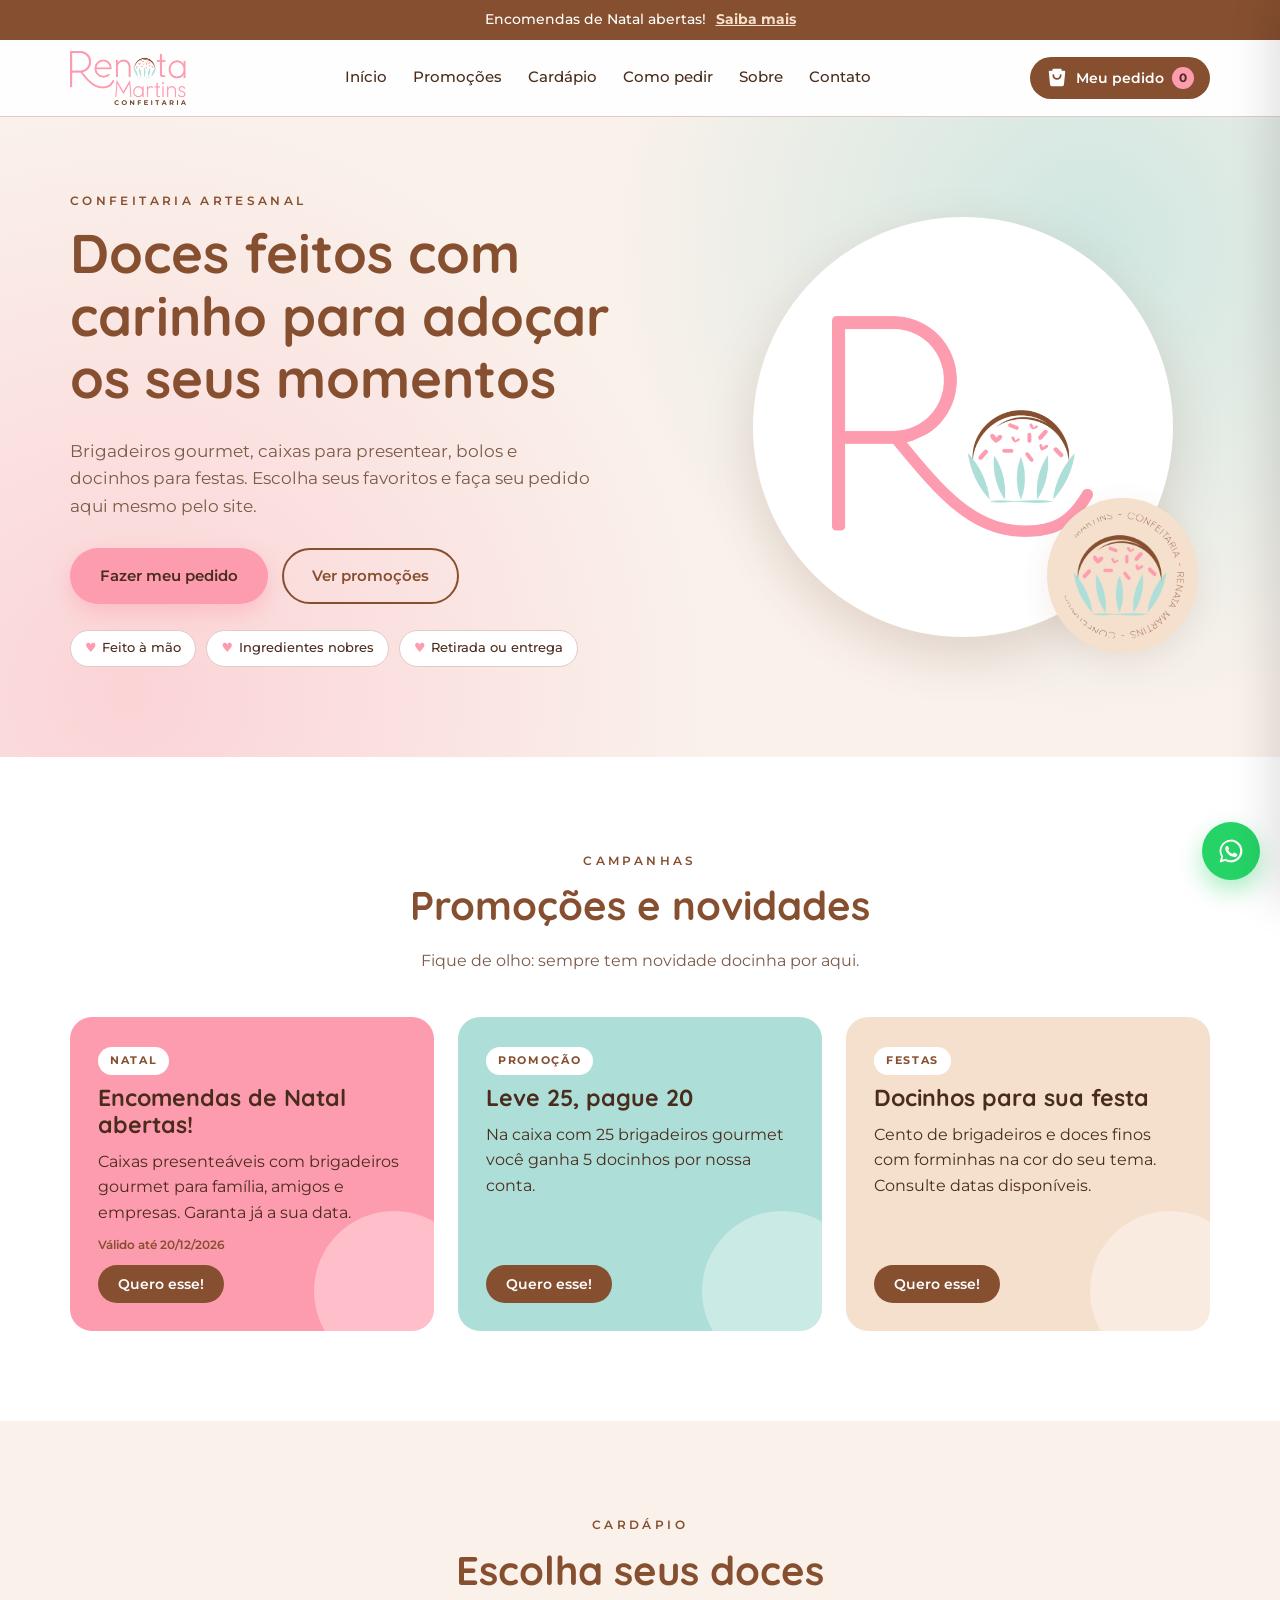
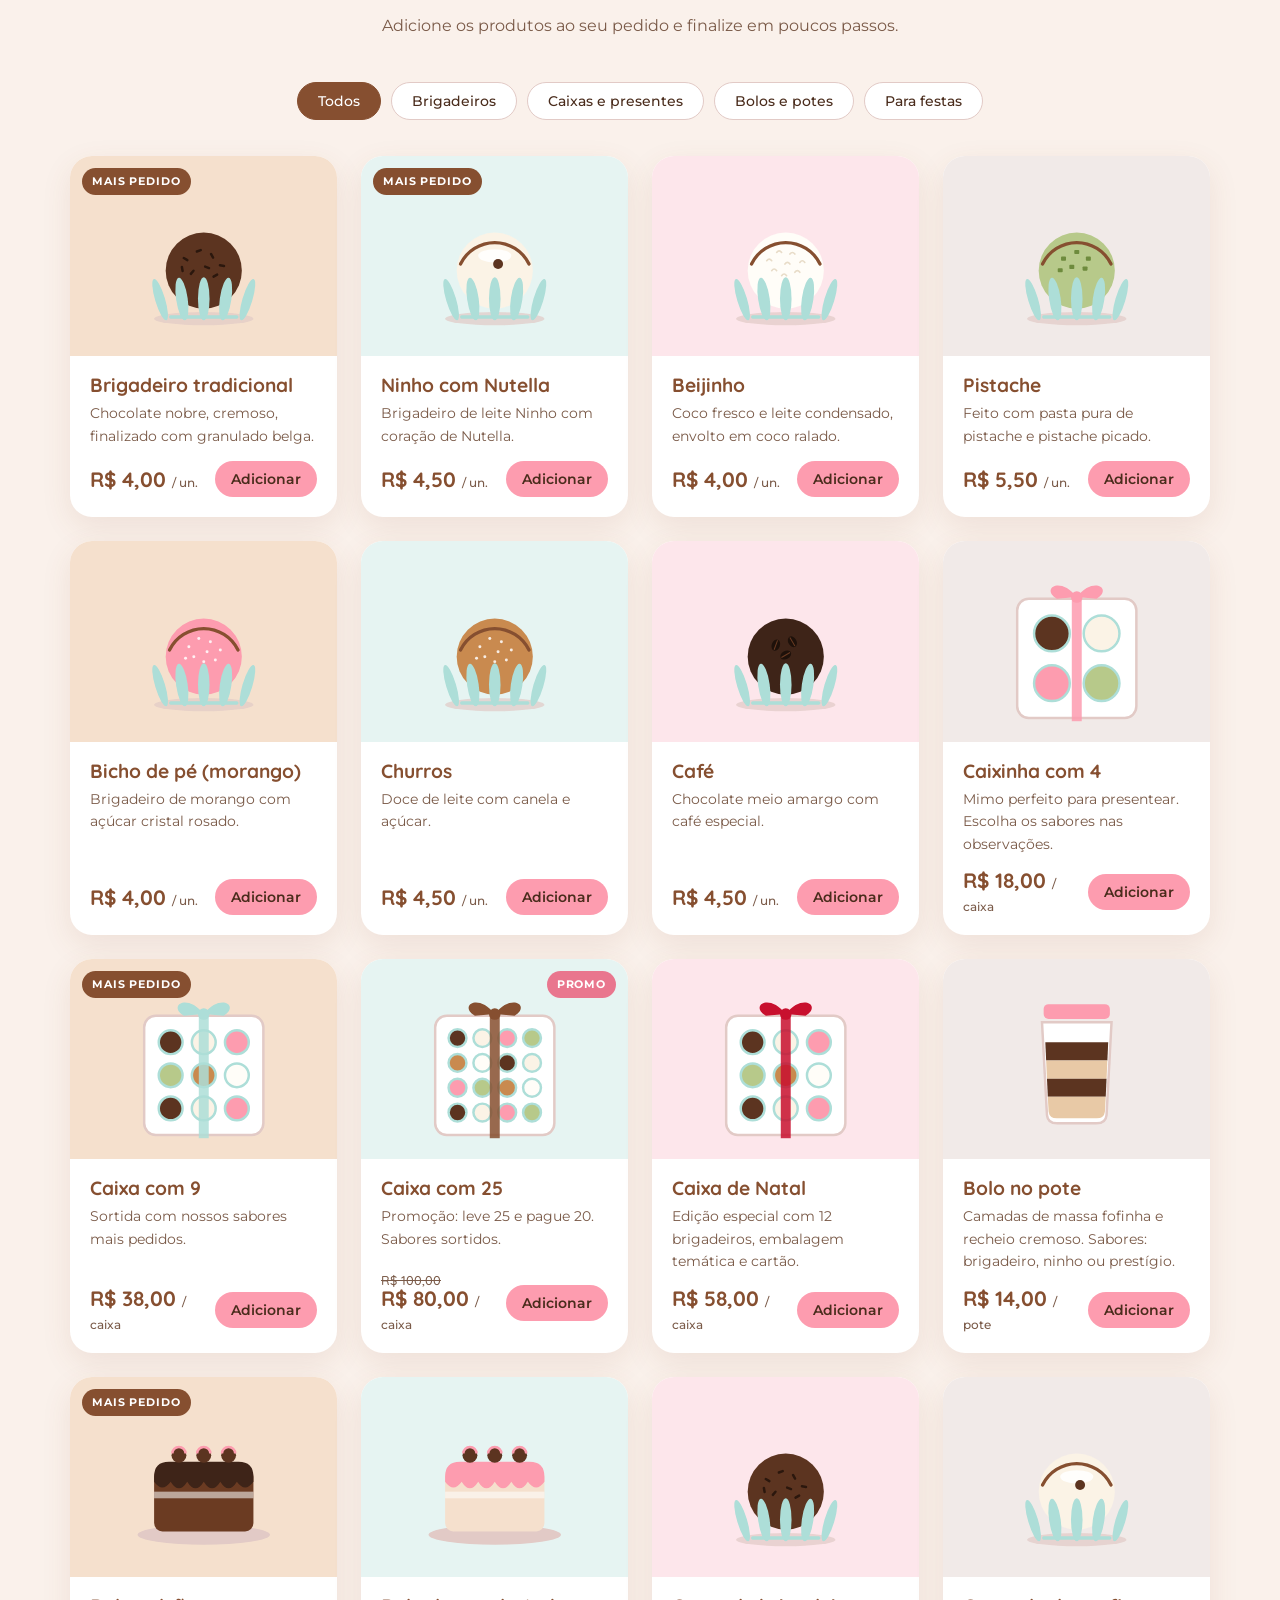
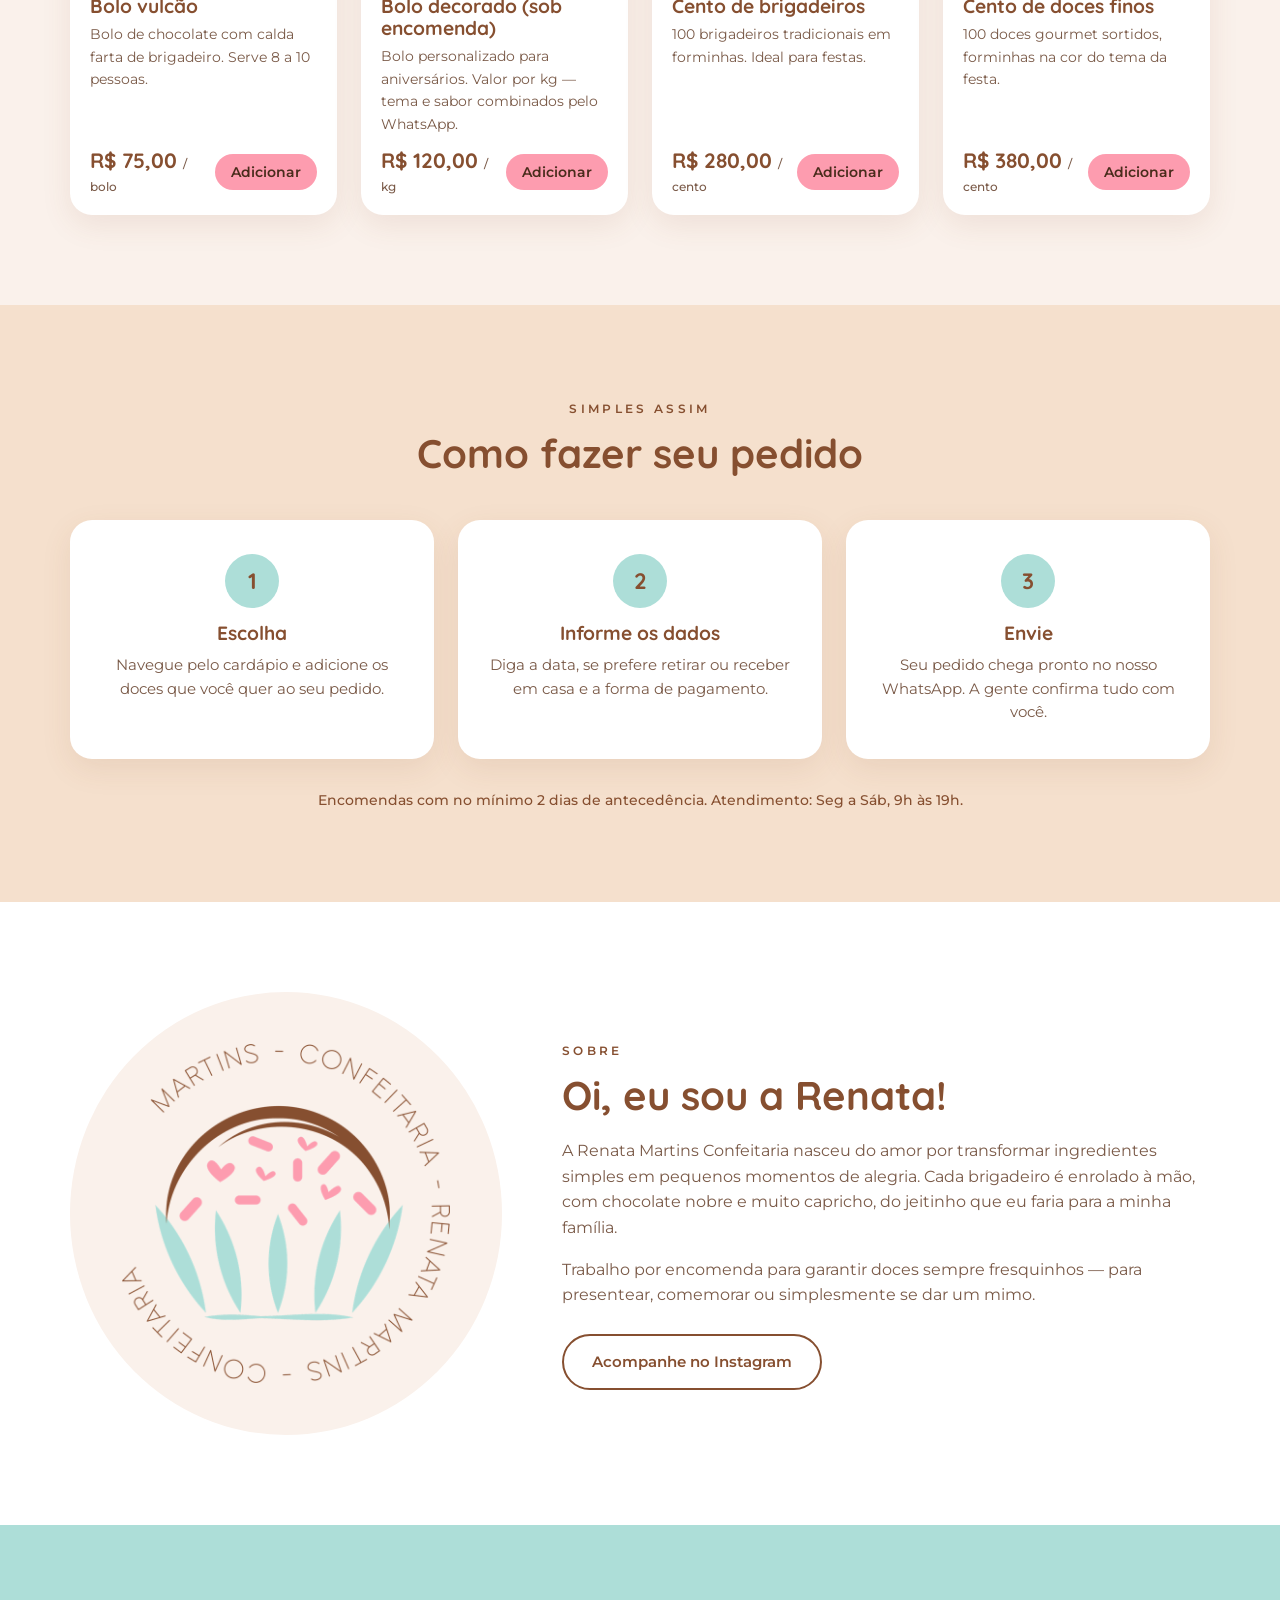
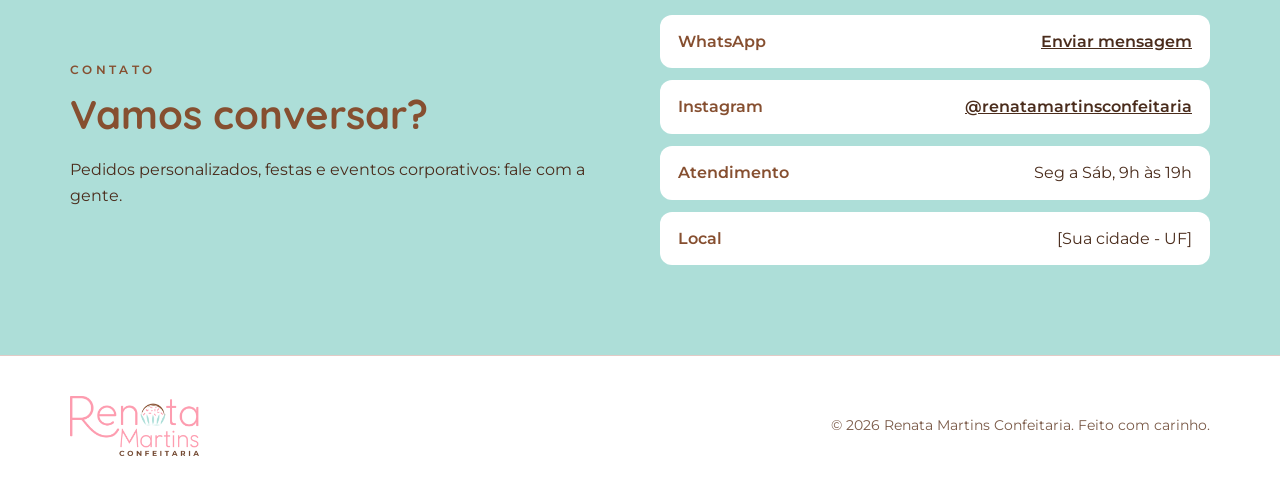
<file: index.html>
<!DOCTYPE html>
<html lang="pt-BR">
<head>
<meta charset="UTF-8">
<meta name="viewport" content="width=device-width, initial-scale=1.0">
<title>Renata Martins Confeitaria | Brigadeiros gourmet e doces artesanais</title>
<meta name="description" content="Brigadeiros gourmet, caixas presenteáveis, bolos e doces para festas. Faça seu pedido online pela Renata Martins Confeitaria.">
<meta property="og:title" content="Renata Martins Confeitaria">
<meta property="og:description" content="Brigadeiros gourmet e doces artesanais. Faça seu pedido online!">
<meta property="og:image" content="assets/img/logo.png">
<meta name="theme-color" content="#FD9CAF">
<link rel="icon" href="assets/img/favicon.png" type="image/png">
<link rel="preconnect" href="https://fonts.googleapis.com">
<link rel="preconnect" href="https://fonts.gstatic.com" crossorigin>
<link href="https://fonts.googleapis.com/css2?family=Montserrat:wght@300;400;500;600;700&family=Quicksand:wght@400;500;600;700&display=swap" rel="stylesheet">
<link rel="stylesheet" href="css/style.css">
</head>
<body>

<!-- Faixa de campanha (preenchida pelo JS com a 1ª campanha ativa) -->
<div class="topbar" id="topbar" hidden></div>

<header class="header">
  <div class="container header-inner">
    <a href="#inicio" class="brand" aria-label="Renata Martins Confeitaria - início">
      <img src="assets/img/logo.png" alt="Renata Martins Confeitaria" width="900" height="419">
    </a>
    <nav class="nav" id="nav" aria-label="Principal">
      <a href="#inicio">Início</a>
      <a href="#promocoes">Promoções</a>
      <a href="#cardapio">Cardápio</a>
      <a href="#como-pedir">Como pedir</a>
      <a href="#sobre">Sobre</a>
      <a href="#contato">Contato</a>
    </nav>
    <div class="header-actions">
      <button class="cart-btn" id="cartOpen" aria-label="Abrir meu pedido">
        <svg viewBox="0 0 24 24" width="22" height="22" aria-hidden="true"><path fill="currentColor" d="M7 4V3a1 1 0 0 1 1-1h8a1 1 0 0 1 1 1v1h3a1 1 0 0 1 1 1.1l-1.4 14A2 2 0 0 1 17.6 21H6.4a2 2 0 0 1-2-1.9L3 5.1A1 1 0 0 1 4 4h3Zm2 0h6V4H9Zm-1 4a1 1 0 0 0-1 1 5 5 0 0 0 10 0 1 1 0 1 0-2 0 3 3 0 0 1-6 0 1 1 0 0 0-1-1Z"/></svg>
        <span class="cart-label">Meu pedido</span>
        <span class="cart-count" id="cartCount">0</span>
      </button>
      <button class="nav-toggle" id="navToggle" aria-label="Abrir menu" aria-expanded="false">
        <span></span><span></span><span></span>
      </button>
    </div>
  </div>
</header>

<main>
  <!-- HERO -->
  <section class="hero" id="inicio">
    <div class="container hero-inner">
      <div class="hero-copy">
        <span class="eyebrow">Confeitaria artesanal</span>
        <h1>Doces feitos com carinho para adoçar os seus momentos</h1>
        <p>Brigadeiros gourmet, caixas para presentear, bolos e docinhos para festas. Escolha seus favoritos e faça seu pedido aqui mesmo pelo site.</p>
        <div class="hero-cta">
          <a href="#cardapio" class="btn btn-primary">Fazer meu pedido</a>
          <a href="#promocoes" class="btn btn-ghost">Ver promoções</a>
        </div>
        <ul class="hero-badges">
          <li>Feito à mão</li>
          <li>Ingredientes nobres</li>
          <li>Retirada ou entrega</li>
        </ul>
      </div>
      <div class="hero-art" aria-hidden="true">
        <div class="hero-circle">
          <img src="assets/img/icone.png" alt="">
        </div>
        <img class="hero-seal" src="assets/img/selo.png" alt="">
      </div>
    </div>
  </section>

  <!-- PROMOÇÕES -->
  <section class="section promos" id="promocoes">
    <div class="container">
      <div class="section-head">
        <span class="eyebrow">Campanhas</span>
        <h2>Promoções e novidades</h2>
        <p>Fique de olho: sempre tem novidade docinha por aqui.</p>
      </div>
      <div class="promo-grid" id="promoGrid"></div>
    </div>
  </section>

  <!-- CARDÁPIO -->
  <section class="section menu" id="cardapio">
    <div class="container">
      <div class="section-head">
        <span class="eyebrow">Cardápio</span>
        <h2>Escolha seus doces</h2>
        <p>Adicione os produtos ao seu pedido e finalize em poucos passos.</p>
      </div>
      <div class="filters" id="filters" role="tablist" aria-label="Categorias"></div>
      <div class="product-grid" id="productGrid"></div>
    </div>
  </section>

  <!-- COMO PEDIR -->
  <section class="section how" id="como-pedir">
    <div class="container">
      <div class="section-head">
        <span class="eyebrow">Simples assim</span>
        <h2>Como fazer seu pedido</h2>
      </div>
      <ol class="steps">
        <li>
          <span class="step-num">1</span>
          <h3>Escolha</h3>
          <p>Navegue pelo cardápio e adicione os doces que você quer ao seu pedido.</p>
        </li>
        <li>
          <span class="step-num">2</span>
          <h3>Informe os dados</h3>
          <p>Diga a data, se prefere retirar ou receber em casa e a forma de pagamento.</p>
        </li>
        <li>
          <span class="step-num">3</span>
          <h3>Envie</h3>
          <p>Seu pedido chega pronto no nosso WhatsApp. A gente confirma tudo com você.</p>
        </li>
      </ol>
      <p class="how-note" id="howNote"></p>
    </div>
  </section>

  <!-- SOBRE -->
  <section class="section about" id="sobre">
    <div class="container about-inner">
      <div class="about-art" aria-hidden="true">
        <img src="assets/img/selo.png" alt="">
      </div>
      <div class="about-copy">
        <span class="eyebrow">Sobre</span>
        <h2 id="sobreTitulo">Oi, eu sou a Renata!</h2>
        <div id="sobreTexto">
        <p>A Renata Martins Confeitaria nasceu do amor por transformar ingredientes simples em pequenos momentos de alegria. Cada brigadeiro é enrolado à mão, com chocolate nobre e muito capricho, do jeitinho que eu faria para a minha família.</p>
        <p>Trabalho por encomenda para garantir doces sempre fresquinhos — para presentear, comemorar ou simplesmente se dar um mimo.</p>
        </div>
        <a href="#" class="btn btn-ghost js-instagram" target="_blank" rel="noopener">Acompanhe no Instagram</a>
      </div>
    </div>
  </section>

  <!-- CONTATO -->
  <section class="section contact" id="contato">
    <div class="container contact-inner">
      <div>
        <span class="eyebrow">Contato</span>
        <h2>Vamos conversar?</h2>
        <p>Pedidos personalizados, festas e eventos corporativos: fale com a gente.</p>
      </div>
      <ul class="contact-list">
        <li><strong>WhatsApp</strong><a href="#" class="js-whatsapp" target="_blank" rel="noopener" id="contactWhats">Enviar mensagem</a></li>
        <li><strong>Instagram</strong><a href="#" class="js-instagram" target="_blank" rel="noopener">@renatamartinsconfeitaria</a></li>
        <li><strong>Atendimento</strong><span id="contactHours"></span></li>
        <li><strong>Local</strong><span id="contactCity"></span></li>
      </ul>
    </div>
  </section>
</main>

<footer class="footer">
  <div class="container footer-inner">
    <img src="assets/img/logo.png" alt="Renata Martins Confeitaria" class="footer-logo" width="900" height="419">
    <p>&copy; <span id="year"></span> Renata Martins Confeitaria. Feito com carinho.</p>
  </div>
</footer>

<!-- CARRINHO / CHECKOUT -->
<div class="overlay" id="overlay" hidden></div>
<aside class="drawer" id="drawer" aria-label="Meu pedido" aria-hidden="true">
  <div class="drawer-head">
    <h2>Meu pedido</h2>
    <button class="icon-btn" id="cartClose" aria-label="Fechar">&times;</button>
  </div>

  <div class="drawer-body">
    <div id="cartEmpty" class="cart-empty">
      <img src="assets/img/icone.png" alt="" width="110">
      <p>Seu pedido está vazio.<br>Que tal começar por um brigadeiro?</p>
      <a href="#cardapio" class="btn btn-primary" id="cartBrowse">Ver cardápio</a>
    </div>

    <ul class="cart-items" id="cartItems"></ul>

    <form class="checkout" id="checkout" novalidate>
      <h3>Seus dados</h3>
      <label>Nome*
        <input type="text" name="nome" required autocomplete="name">
      </label>
      <label>WhatsApp / telefone*
        <input type="tel" name="telefone" required autocomplete="tel" placeholder="(00) 00000-0000">
      </label>

      <fieldset class="toggle">
        <legend>Como prefere receber?*</legend>
        <label><input type="radio" name="recebimento" value="Retirada" checked> Retirar</label>
        <label><input type="radio" name="recebimento" value="Entrega"> Entrega</label>
      </fieldset>

      <label class="js-endereco" hidden>Endereço de entrega*
        <textarea name="endereco" rows="2" placeholder="Rua, número, bairro e complemento"></textarea>
      </label>

      <div class="row">
        <label>Data*
          <input type="date" name="data" required>
        </label>
        <label>Horário
          <input type="time" name="hora">
        </label>
      </div>

      <label>Forma de pagamento*
        <select name="pagamento" required id="payment"></select>
      </label>

      <label>Observações
        <textarea name="obs" rows="3" placeholder="Sabores da caixa, tema da festa, cor das forminhas, mensagem do cartão..."></textarea>
      </label>
      <p class="form-error" id="formError" role="alert"></p>
    </form>
  </div>

  <div class="drawer-foot" id="drawerFoot">
    <div class="totals">
      <div><span>Subtotal</span><strong id="subtotal">R$ 0,00</strong></div>
      <div class="muted" id="deliveryLine" hidden><span>Entrega</span><span id="deliveryFee"></span></div>
      <div class="total"><span>Total</span><strong id="total">R$ 0,00</strong></div>
    </div>
    <button type="submit" form="checkout" class="btn btn-primary btn-block">
      Enviar pedido pelo WhatsApp
    </button>
    <p class="foot-note">O pedido é confirmado após nosso retorno com a disponibilidade e forma de pagamento.</p>
  </div>
</aside>

<div class="toast" id="toast" role="status" aria-live="polite"></div>

<a href="#" class="whats-float js-whatsapp" target="_blank" rel="noopener" aria-label="Falar no WhatsApp">
  <svg viewBox="0 0 32 32" width="28" height="28" aria-hidden="true"><path fill="currentColor" d="M16 3a13 13 0 0 0-11.2 19.6L3 29l6.6-1.7A13 13 0 1 0 16 3Zm0 23.7c-2 0-4-.6-5.7-1.6l-.4-.2-3.9 1 1-3.8-.3-.4A10.7 10.7 0 1 1 16 26.7Zm5.9-8c-.3-.2-1.9-.9-2.2-1-.3-.1-.5-.2-.7.2l-1 1.2c-.2.2-.4.2-.7.1a8.8 8.8 0 0 1-4.4-3.8c-.3-.6.3-.5.9-1.7.1-.2 0-.4 0-.5l-1-2.4c-.3-.6-.5-.5-.7-.5h-.6c-.2 0-.6.1-.9.4-.3.3-1.2 1.1-1.2 2.8s1.2 3.2 1.4 3.5c.2.2 2.4 3.7 5.8 5.1 2.2.9 3 1 4.1.8.7-.1 1.9-.8 2.2-1.5.3-.8.3-1.4.2-1.5l-.4-.2Z"/></svg>
</a>

<script src="js/dados.js"></script>
<script src="js/supabase-config.js"></script>
<script src="js/main.js"></script>
<script src="js/carregar.js"></script>
</body>
</html>
</file>
<file: css/style.css>
/* =========================================================
   Renata Martins Confeitaria — paleta do manual de marca
   ========================================================= */
:root {
  --marrom: #864F30;
  --rose: #E2CAC6;
  --pessego: #F5E0CD;
  --salvia: #A3BAB4;
  --menta: #ADDED8;
  --rosa: #FD9CAF;

  --creme: #FAF1EB;          /* fundo "pattern" do manual */
  --texto: #4A2C1C;          /* marrom escuro p/ leitura */
  --texto-suave: #7A5A48;
  --rosa-escuro: #E9768E;
  --branco: #FFFFFF;

  --radius: 22px;
  --radius-sm: 12px;
  --sombra: 0 10px 30px rgba(134, 79, 48, .10);
  --sombra-forte: 0 18px 50px rgba(134, 79, 48, .18);

  --f-display: "Quicksand", system-ui, sans-serif;
  --f-texto: "Montserrat", system-ui, sans-serif;
}

* { box-sizing: border-box; }
[hidden] { display: none !important; }
html { scroll-behavior: smooth; scroll-padding-top: 90px; }
body {
  margin: 0;
  font-family: var(--f-texto);
  font-weight: 400;
  color: var(--texto);
  background: var(--creme);
  line-height: 1.6;
  -webkit-font-smoothing: antialiased;
}
img { max-width: 100%; display: block; }
a { color: inherit; }
h1, h2, h3 { font-family: var(--f-display); font-weight: 700; line-height: 1.15; margin: 0 0 .5em; color: var(--marrom); }
h1 { font-size: clamp(2.1rem, 4.6vw, 3.4rem); }
h2 { font-size: clamp(1.7rem, 3.4vw, 2.5rem); }
h3 { font-size: 1.2rem; }
p { margin: 0 0 1em; }

.container { width: min(1140px, 100% - 32px); margin-inline: auto; }

.eyebrow {
  display: inline-block;
  font-size: .75rem;
  font-weight: 600;
  letter-spacing: .28em;
  text-transform: uppercase;
  color: var(--marrom);
  margin-bottom: 12px;
}

/* ---------- Botões ---------- */
.btn {
  display: inline-flex; align-items: center; justify-content: center; gap: 8px;
  padding: 14px 28px;
  border-radius: 999px;
  border: 2px solid transparent;
  font-family: var(--f-texto); font-weight: 600; font-size: .95rem;
  text-decoration: none; cursor: pointer;
  transition: transform .15s ease, background .2s, box-shadow .2s, color .2s;
}
.btn:hover { transform: translateY(-2px); }
.btn:focus-visible, button:focus-visible, a:focus-visible, input:focus-visible, select:focus-visible, textarea:focus-visible {
  outline: 3px solid var(--marrom); outline-offset: 2px;
}
.btn-primary { background: var(--rosa); color: var(--texto); box-shadow: 0 8px 20px rgba(253, 156, 175, .45); }
.btn-primary:hover { background: var(--rosa-escuro); color: #fff; }
.btn-ghost { background: transparent; color: var(--marrom); border-color: var(--marrom); }
.btn-ghost:hover { background: var(--marrom); color: #fff; }
.btn-block { width: 100%; }
.btn-small { padding: 9px 18px; font-size: .85rem; }

/* ---------- Topbar campanha ---------- */
.topbar {
  background: var(--marrom); color: #fff;
  text-align: center; font-size: .85rem; font-weight: 500;
  padding: 9px 16px;
}
.topbar a { color: var(--pessego); font-weight: 700; margin-left: 6px; }

/* ---------- Header ---------- */
.header {
  position: sticky; top: 0; z-index: 40;
  background: rgba(255, 255, 255, .92);
  backdrop-filter: blur(10px);
  border-bottom: 1px solid var(--rose);
}
.header-inner { display: flex; align-items: center; justify-content: space-between; gap: 20px; min-height: 76px; }
.brand img { height: 54px; width: auto; }
.nav { display: flex; gap: 26px; }
.nav a { text-decoration: none; font-weight: 500; font-size: .92rem; color: var(--texto); position: relative; padding: 6px 0; }
.nav a::after { content: ""; position: absolute; left: 0; right: 100%; bottom: 0; height: 2px; background: var(--rosa); transition: right .25s; }
.nav a:hover::after { right: 0; }
.header-actions { display: flex; align-items: center; gap: 10px; }

.cart-btn {
  display: inline-flex; align-items: center; gap: 8px;
  background: var(--marrom); color: #fff;
  border: 0; border-radius: 999px; padding: 10px 16px;
  font: 600 .9rem var(--f-texto); cursor: pointer;
  transition: transform .15s;
}
.cart-btn:hover { transform: translateY(-1px); }
.cart-count {
  min-width: 22px; height: 22px; padding: 0 6px;
  display: inline-grid; place-items: center;
  background: var(--rosa); color: var(--texto);
  border-radius: 999px; font-size: .75rem; font-weight: 700;
}
.cart-count.bump { animation: bump .4s ease; }
@keyframes bump { 50% { transform: scale(1.35); } }

.nav-toggle { display: none; width: 42px; height: 42px; border: 0; background: transparent; cursor: pointer; padding: 9px; }
.nav-toggle span { display: block; height: 2px; background: var(--marrom); margin: 5px 0; border-radius: 2px; transition: .25s; }

/* ---------- Hero ---------- */
.hero {
  position: relative; overflow: hidden;
  background:
    radial-gradient(circle at 85% 20%, rgba(173, 222, 216, .55), transparent 40%),
    radial-gradient(circle at 10% 90%, rgba(253, 156, 175, .35), transparent 45%),
    var(--creme);
  padding: 70px 0 90px;
}
.hero-inner { display: grid; grid-template-columns: 1.1fr .9fr; align-items: center; gap: 40px; }
.hero-copy p { font-size: 1.08rem; color: var(--texto-suave); max-width: 520px; }
.hero-cta { display: flex; flex-wrap: wrap; gap: 14px; margin: 28px 0 26px; }
.hero-badges { list-style: none; padding: 0; margin: 0; display: flex; flex-wrap: wrap; gap: 10px; }
.hero-badges li {
  font-size: .8rem; font-weight: 500;
  background: #fff; border: 1px solid var(--rose);
  padding: 7px 14px; border-radius: 999px;
}
.hero-badges li::before { content: "♥"; color: var(--rosa); margin-right: 6px; }
.hero-art { position: relative; justify-self: center; width: min(420px, 100%); aspect-ratio: 1; }
.hero-circle {
  position: absolute; inset: 0;
  background: #fff; border-radius: 50%;
  display: grid; place-items: center;
  box-shadow: var(--sombra-forte);
}
.hero-circle img { width: 62%; animation: float 5s ease-in-out infinite; }
.hero-seal {
  position: absolute; width: 36%; right: -6%; bottom: -4%;
  background: var(--pessego); border-radius: 50%; padding: 14px;
  box-shadow: var(--sombra);
  animation: spin 40s linear infinite;
}
@keyframes float { 50% { transform: translateY(-10px); } }
@keyframes spin { to { transform: rotate(360deg); } }

/* ---------- Seções ---------- */
.section { padding: 90px 0; }
.section-head { text-align: center; max-width: 640px; margin: 0 auto 44px; }
.section-head p { color: var(--texto-suave); }

/* ---------- Promoções ---------- */
.promos { background: #fff; }
.promo-grid { display: grid; grid-template-columns: repeat(auto-fit, minmax(260px, 1fr)); gap: 24px; }
.promo {
  position: relative; overflow: hidden;
  border-radius: var(--radius);
  padding: 30px 28px 28px;
  display: flex; flex-direction: column; gap: 10px;
  min-height: 250px;
}
.promo::after {
  content: ""; position: absolute; right: -40px; bottom: -40px;
  width: 160px; height: 160px; border-radius: 50%;
  background: rgba(255, 255, 255, .35);
}
.promo--rosa { background: var(--rosa); }
.promo--menta { background: var(--menta); }
.promo--pessego { background: var(--pessego); }
.promo--salvia { background: var(--salvia); }
.promo--rose { background: var(--rose); }
.promo h3 { font-size: 1.45rem; color: var(--texto); margin: 0; }
.promo p { color: var(--texto); margin: 0; flex: 1; }
.promo-tag {
  align-self: flex-start;
  background: #fff; color: var(--marrom);
  font-size: .7rem; font-weight: 700; letter-spacing: .15em; text-transform: uppercase;
  padding: 5px 12px; border-radius: 999px;
}
.promo-until { font-size: .78rem; font-weight: 600; color: var(--marrom); }
.promo .btn { align-self: flex-start; position: relative; z-index: 1; background: var(--marrom); color: #fff; }
.promo .btn:hover { background: var(--texto); }

/* ---------- Cardápio ---------- */
.filters { display: flex; flex-wrap: wrap; justify-content: center; gap: 10px; margin-bottom: 36px; }
.filter {
  border: 1.5px solid var(--rose); background: #fff; color: var(--texto);
  padding: 9px 20px; border-radius: 999px;
  font: 500 .9rem var(--f-texto); cursor: pointer;
  transition: .2s;
}
.filter:hover { border-color: var(--rosa); }
.filter[aria-selected="true"] { background: var(--marrom); border-color: var(--marrom); color: #fff; }

.product-grid { display: grid; grid-template-columns: repeat(auto-fill, minmax(240px, 1fr)); gap: 24px; }
.product {
  background: #fff; border-radius: var(--radius);
  overflow: hidden; display: flex; flex-direction: column;
  box-shadow: var(--sombra);
  transition: transform .2s, box-shadow .2s;
  animation: fadeUp .35s ease both;
}
.product:hover { transform: translateY(-4px); box-shadow: var(--sombra-forte); }
@keyframes fadeUp { from { opacity: 0; transform: translateY(10px); } }
.product-media { position: relative; aspect-ratio: 4 / 3; background: var(--pessego); display: grid; place-items: center; }
.product-media img { width: 100%; height: 100%; object-fit: cover; }
.product-media svg { width: 62%; height: auto; }
.product:nth-child(4n+2) .product-media { background: #E6F4F2; }
.product:nth-child(4n+3) .product-media { background: #FDE6EB; }
.product:nth-child(4n+4) .product-media { background: #F1EAE8; }
.badge {
  position: absolute; top: 12px; left: 12px;
  background: var(--marrom); color: #fff;
  font-size: .68rem; font-weight: 700; letter-spacing: .08em; text-transform: uppercase;
  padding: 5px 10px; border-radius: 999px;
}
.badge--promo { background: var(--rosa-escuro); left: auto; right: 12px; }
.product-body { padding: 18px 20px 20px; display: flex; flex-direction: column; flex: 1; }
.product-body h3 { margin-bottom: 6px; }
.product-body p { font-size: .88rem; color: var(--texto-suave); flex: 1; margin-bottom: 14px; }
.product-foot { display: flex; align-items: center; justify-content: space-between; gap: 10px; }
.price { font-family: var(--f-display); font-weight: 700; font-size: 1.3rem; color: var(--marrom); line-height: 1.1; }
.price small { font-family: var(--f-texto); font-weight: 500; font-size: .72rem; color: var(--texto-suave); }
.price del { display: block; font-size: .8rem; font-weight: 500; color: var(--texto-suave); }
.add-btn {
  border: 0; cursor: pointer;
  background: var(--rosa); color: var(--texto);
  font: 600 .85rem var(--f-texto);
  padding: 10px 16px; border-radius: 999px;
  transition: background .2s, color .2s, transform .15s;
  white-space: nowrap;
}
.add-btn:hover { background: var(--rosa-escuro); color: #fff; }
.add-btn:active { transform: scale(.96); }

/* ---------- Como pedir ---------- */
.how { background: var(--pessego); }
.steps { list-style: none; padding: 0; margin: 0; display: grid; grid-template-columns: repeat(3, 1fr); gap: 24px; }
.steps li { background: #fff; border-radius: var(--radius); padding: 34px 28px; text-align: center; box-shadow: var(--sombra); }
.steps p { color: var(--texto-suave); margin: 0; font-size: .93rem; }
.step-num {
  display: inline-grid; place-items: center;
  width: 54px; height: 54px; border-radius: 50%;
  background: var(--menta); color: var(--marrom);
  font: 700 1.4rem var(--f-display); margin-bottom: 14px;
}
.how-note { text-align: center; margin: 30px 0 0; font-size: .9rem; color: var(--marrom); font-weight: 500; }

/* ---------- Sobre ---------- */
.about { background: #fff; }
.about-inner { display: grid; grid-template-columns: .8fr 1.2fr; gap: 60px; align-items: center; }
.about-art { background: var(--creme); border-radius: 50%; padding: 12%; aspect-ratio: 1; display: grid; place-items: center; }
.about-copy p { color: var(--texto-suave); }
.about-copy .btn { margin-top: 10px; }

/* ---------- Contato ---------- */
.contact { background: var(--menta); }
.contact-inner { display: grid; grid-template-columns: 1fr 1fr; gap: 40px; align-items: center; }
.contact-inner > div p { color: var(--texto); }
.contact-list { list-style: none; margin: 0; padding: 0; display: grid; gap: 12px; }
.contact-list li { background: #fff; border-radius: var(--radius-sm); padding: 14px 18px; display: flex; justify-content: space-between; gap: 16px; flex-wrap: wrap; }
.contact-list strong { color: var(--marrom); font-weight: 600; }
.contact-list a { font-weight: 600; color: var(--texto); }

/* ---------- Footer ---------- */
.footer { background: #fff; padding: 40px 0; border-top: 1px solid var(--rose); }
.footer-inner { display: flex; align-items: center; justify-content: space-between; gap: 20px; flex-wrap: wrap; }
.footer-logo { height: 60px; width: auto; }
.footer p { margin: 0; font-size: .85rem; color: var(--texto-suave); }

/* ---------- Carrinho (drawer) ---------- */
.overlay { position: fixed; inset: 0; background: rgba(74, 44, 28, .4); z-index: 60; animation: fade .2s; }
@keyframes fade { from { opacity: 0; } }
.drawer {
  position: fixed; top: 0; right: 0; bottom: 0; z-index: 70;
  width: min(440px, 100%);
  background: var(--creme);
  display: flex; flex-direction: column;
  transform: translateX(100%); transition: transform .3s ease;
  box-shadow: -10px 0 40px rgba(0, 0, 0, .12);
}
.drawer.open { transform: none; }
.drawer-head { display: flex; align-items: center; justify-content: space-between; padding: 18px 22px; background: #fff; border-bottom: 1px solid var(--rose); }
.drawer-head h2 { font-size: 1.4rem; margin: 0; }
.icon-btn { border: 0; background: var(--creme); width: 38px; height: 38px; border-radius: 50%; font-size: 1.5rem; line-height: 1; cursor: pointer; color: var(--marrom); }
.drawer-body { flex: 1; overflow-y: auto; padding: 18px 22px; }
.cart-empty { text-align: center; padding: 40px 10px; }
.cart-empty img { margin: 0 auto 16px; }
.cart-empty p { color: var(--texto-suave); }

.cart-items { list-style: none; margin: 0 0 20px; padding: 0; display: grid; gap: 10px; }
.cart-item { background: #fff; border-radius: var(--radius-sm); padding: 12px 14px; display: grid; grid-template-columns: 1fr auto; gap: 6px 12px; align-items: center; }
.cart-item h4 { margin: 0; font-size: .92rem; font-weight: 600; }
.cart-item .unit { font-size: .78rem; color: var(--texto-suave); }
.cart-item .line-total { font-weight: 700; color: var(--marrom); text-align: right; }
.qty { justify-self: start; display: inline-flex; align-items: center; border: 1.5px solid var(--rose); border-radius: 999px; }
.qty button { border: 0; background: none; width: 32px; height: 30px; font-size: 1.1rem; cursor: pointer; color: var(--marrom); }
.qty input { width: 40px; border: 0; text-align: center; font: 600 .9rem var(--f-texto); color: var(--texto); background: transparent; -moz-appearance: textfield; appearance: textfield; }
.qty input::-webkit-outer-spin-button, .qty input::-webkit-inner-spin-button { -webkit-appearance: none; margin: 0; }
.remove { border: 0; background: none; color: var(--texto-suave); font-size: .78rem; text-decoration: underline; cursor: pointer; justify-self: end; }

.checkout { display: grid; gap: 12px; }
.checkout h3 { margin: 6px 0 0; font-size: 1.1rem; }
.checkout label { display: grid; gap: 5px; font-size: .82rem; font-weight: 600; color: var(--texto); }
.checkout input, .checkout select, .checkout textarea {
  width: 100%; font: 400 .95rem var(--f-texto); color: var(--texto);
  background: #fff; border: 1.5px solid var(--rose); border-radius: 10px; padding: 11px 12px;
}
.checkout input:focus, .checkout select:focus, .checkout textarea:focus { border-color: var(--rosa); outline: none; box-shadow: 0 0 0 3px rgba(253, 156, 175, .3); }
.checkout .invalid { border-color: #C8102E; }
.checkout .row { display: grid; grid-template-columns: 1fr 1fr; gap: 10px; }
.toggle { border: 0; padding: 0; margin: 0; display: grid; grid-template-columns: 1fr 1fr; gap: 8px; }
.toggle legend { font-size: .82rem; font-weight: 600; margin-bottom: 5px; padding: 0; }
.toggle label { display: flex; align-items: center; justify-content: center; gap: 6px; background: #fff; border: 1.5px solid var(--rose); border-radius: 10px; padding: 11px; cursor: pointer; font-weight: 500; }
.toggle label:has(input:checked) { border-color: var(--marrom); background: var(--pessego); }
.toggle input { width: auto; accent-color: var(--marrom); }
.form-error { color: #B00020; font-size: .85rem; font-weight: 500; margin: 0; min-height: 1em; }

.drawer-foot { background: #fff; border-top: 1px solid var(--rose); padding: 16px 22px 20px; }
.totals { display: grid; gap: 4px; margin-bottom: 14px; font-size: .9rem; }
.totals > div { display: flex; justify-content: space-between; }
.totals .muted { color: var(--texto-suave); }
.totals .total { font-size: 1.1rem; margin-top: 4px; }
.totals .total strong { color: var(--marrom); font-family: var(--f-display); font-size: 1.35rem; }
.foot-note { font-size: .72rem; color: var(--texto-suave); text-align: center; margin: 10px 0 0; }

/* ---------- Toast e WhatsApp flutuante ---------- */
.toast {
  position: fixed; left: 50%; top: 18px; z-index: 80;
  transform: translate(-50%, -160%);
  background: var(--marrom); color: #fff;
  padding: 12px 22px; border-radius: 999px; font-size: .9rem; font-weight: 500;
  box-shadow: var(--sombra-forte);
  transition: transform .3s ease, visibility .3s;
  visibility: hidden;
  max-width: calc(100% - 32px); text-align: center;
}
.toast.show { transform: translate(-50%, 0); visibility: visible; }
.whats-float {
  position: fixed; right: 20px; bottom: 20px; z-index: 50;
  width: 58px; height: 58px; border-radius: 50%;
  display: grid; place-items: center;
  background: #25D366; color: #fff;
  box-shadow: 0 10px 25px rgba(37, 211, 102, .4);
  transition: transform .2s;
}
.whats-float:hover { transform: scale(1.08); }

/* ---------- Responsivo ---------- */
@media (max-width: 960px) {
  .nav {
    position: fixed; top: 76px; left: 0; right: 0;
    flex-direction: column; gap: 0;
    background: #fff; border-bottom: 1px solid var(--rose);
    padding: 8px 16px 16px;
    transform: translateY(-120%); transition: transform .3s, visibility .3s;
    visibility: hidden;
    z-index: -1;
  }
  .nav.open { transform: none; visibility: visible; }
  .nav a { padding: 12px 4px; border-bottom: 1px solid var(--creme); }
  .nav-toggle { display: block; }
  .nav-toggle[aria-expanded="true"] span:nth-child(1) { transform: translateY(7px) rotate(45deg); }
  .nav-toggle[aria-expanded="true"] span:nth-child(2) { opacity: 0; }
  .nav-toggle[aria-expanded="true"] span:nth-child(3) { transform: translateY(-7px) rotate(-45deg); }
  .hero-inner, .about-inner, .contact-inner { grid-template-columns: 1fr; }
  .hero { padding: 40px 0 70px; text-align: center; }
  .hero-copy p { margin-inline: auto; }
  .hero-cta, .hero-badges { justify-content: center; }
  .hero-art { width: min(300px, 80%); order: -1; }
  .about-art { width: min(280px, 70%); justify-self: center; }
  .about-copy { text-align: center; }
  .steps { grid-template-columns: 1fr; }
}
@media (max-width: 560px) {
  .brand img { height: 42px; }
  .cart-label { display: none; }
  .section { padding: 64px 0; }
  .product-grid { grid-template-columns: 1fr 1fr; gap: 14px; }
  .product-body { padding: 14px; }
  .product-body h3 { font-size: 1rem; }
  .product-body p { display: none; }
  .product-foot { flex-direction: column; align-items: stretch; }
  .add-btn { width: 100%; }
  .whats-float { width: 52px; height: 52px; right: 14px; bottom: 14px; }
}

@media (prefers-reduced-motion: reduce) {
  *, *::before, *::after { animation: none !important; transition: none !important; }
  html { scroll-behavior: auto; }
}

/* ---------- Produto esgotado ---------- */
.add-btn:disabled { background: var(--rose); color: var(--texto-suave); cursor: not-allowed; }
</file>
